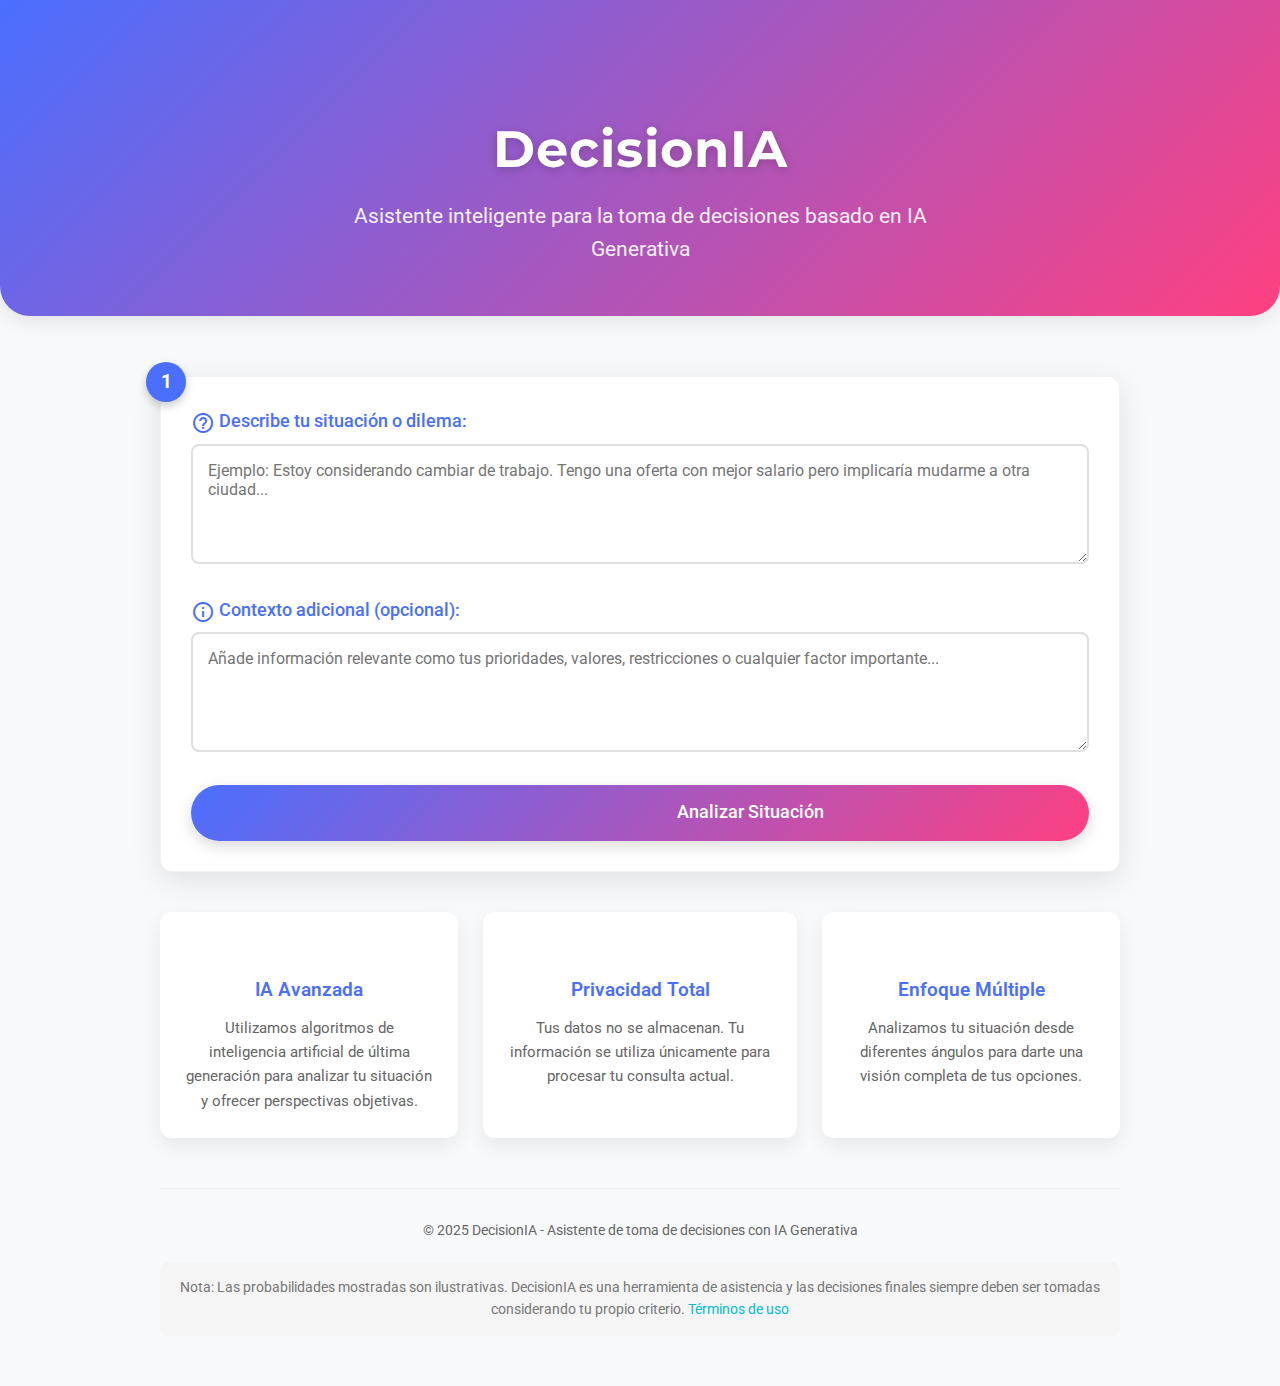
<file: index.html>
<!DOCTYPE html>
<html lang="es">
  <head>
    <meta charset="UTF-8" />
    <meta name="viewport" content="width=device-width, initial-scale=1" />
    <title>DecisionIA - Asistente Inteligente para Decisiones</title>
    <link
      href="https://fonts.googleapis.com/css2?family=Roboto:wght@400;500;700&family=Montserrat:wght@600;700&display=swap"
      rel="stylesheet"
    />
    <link rel="stylesheet" href="styles.css" />
    <link
      href="https://fonts.googleapis.com/icon?family=Material+Icons"
      rel="stylesheet"
    />
    <script src="script.js"></script>
  </head>
  <body>
    <header>
      <div class="logo">
        <span class="material-icons" style="font-size: 3rem">psychology</span>
      </div>
      <h1>DecisionIA</h1>
      <p>
        Asistente inteligente para la toma de decisiones basado en IA Generativa
      </p>
    </header>

    <div class="container">
      <section class="card input-section">
        <div class="form-group">
          <label for="situation">
            <span class="material-icons icon">help_outline</span>
            Describe tu situación o dilema:
          </label>
          <textarea
            id="situation"
            class="input-field"
            placeholder="Ejemplo: Estoy considerando cambiar de trabajo. Tengo una oferta con mejor salario pero implicaría mudarme a otra ciudad..."
          ></textarea>
        </div>
        <div class="form-group">
          <label for="context">
            <span class="material-icons icon">info_outline</span>
            Contexto adicional (opcional):
          </label>
          <textarea
            id="context"
            class="input-field"
            placeholder="Añade información relevante como tus prioridades, valores, restricciones o cualquier factor importante..."
          ></textarea>
        </div>
        <button id="analyze-btn" class="btn">
          <span class="material-icons icon">analytics</span>
          Analizar Situación
        </button>
      </section>

      <div class="loading">
        <div class="loading-spinner"></div>
        <p>Analizando tu situación con IA avanzada...</p>
      </div>

      <div class="error-message">
        <span
          class="material-icons"
          style="vertical-align: middle; margin-right: 8px"
        >
          error_outline
        </span>
        Ocurrió un error al procesar tu solicitud. Por favor, inténtalo de
        nuevo.
      </div>

      <section class="card results-section">
        <h2 class="results-header">Análisis de Decisiones</h2>
        <div class="situation-summary"></div>
        <div class="options-container">
          <div class="option-card">
           
            <div class="option-title">Opción 1</div>
            <div class="option-description">Descripción de la opción.</div>
          </div>
        </div>
        <div style="text-align: center; margin-top: 30px">
          <button id="restart-btn" class="restart-btn">
            <span class="material-icons icon">refresh</span>
            Nueva Consulta
          </button>
        </div>
      </section>

      <section class="features-section">
        <div class="feature-card">
          <span class="material-icons feature-icon">psychology</span>
          <h3 class="feature-title">IA Avanzada</h3>
          <p class="feature-description">
            Utilizamos algoritmos de inteligencia artificial de última
            generación para analizar tu situación y ofrecer perspectivas
            objetivas.
          </p>
        </div>
        <div class="feature-card">
          <span class="material-icons feature-icon">privacy_tip</span>
          <h3 class="feature-title">Privacidad Total</h3>
          <p class="feature-description">
            Tus datos no se almacenan. Tu información se utiliza únicamente para
            procesar tu consulta actual.
          </p>
        </div>
        <div class="feature-card">
          <span class="material-icons feature-icon">lightbulb</span>
          <h3 class="feature-title">Enfoque Múltiple</h3>
          <p class="feature-description">
            Analizamos tu situación desde diferentes ángulos para darte una
            visión completa de tus opciones.
          </p>
        </div>
      </section>

      <div class="footer">
        <p>
          © 2025 DecisionIA - Asistente de toma de decisiones con IA Generativa
        </p>
        <div class="disclaimer">
          <p>
            Nota: Las probabilidades mostradas son ilustrativas. DecisionIA es
            una herramienta de asistencia y las decisiones finales siempre deben
            ser tomadas considerando tu propio criterio.
            <a href="#">Términos de uso</a>
          </p>
        </div>
      </div>
    </div>
  </body>
</html>
</file>
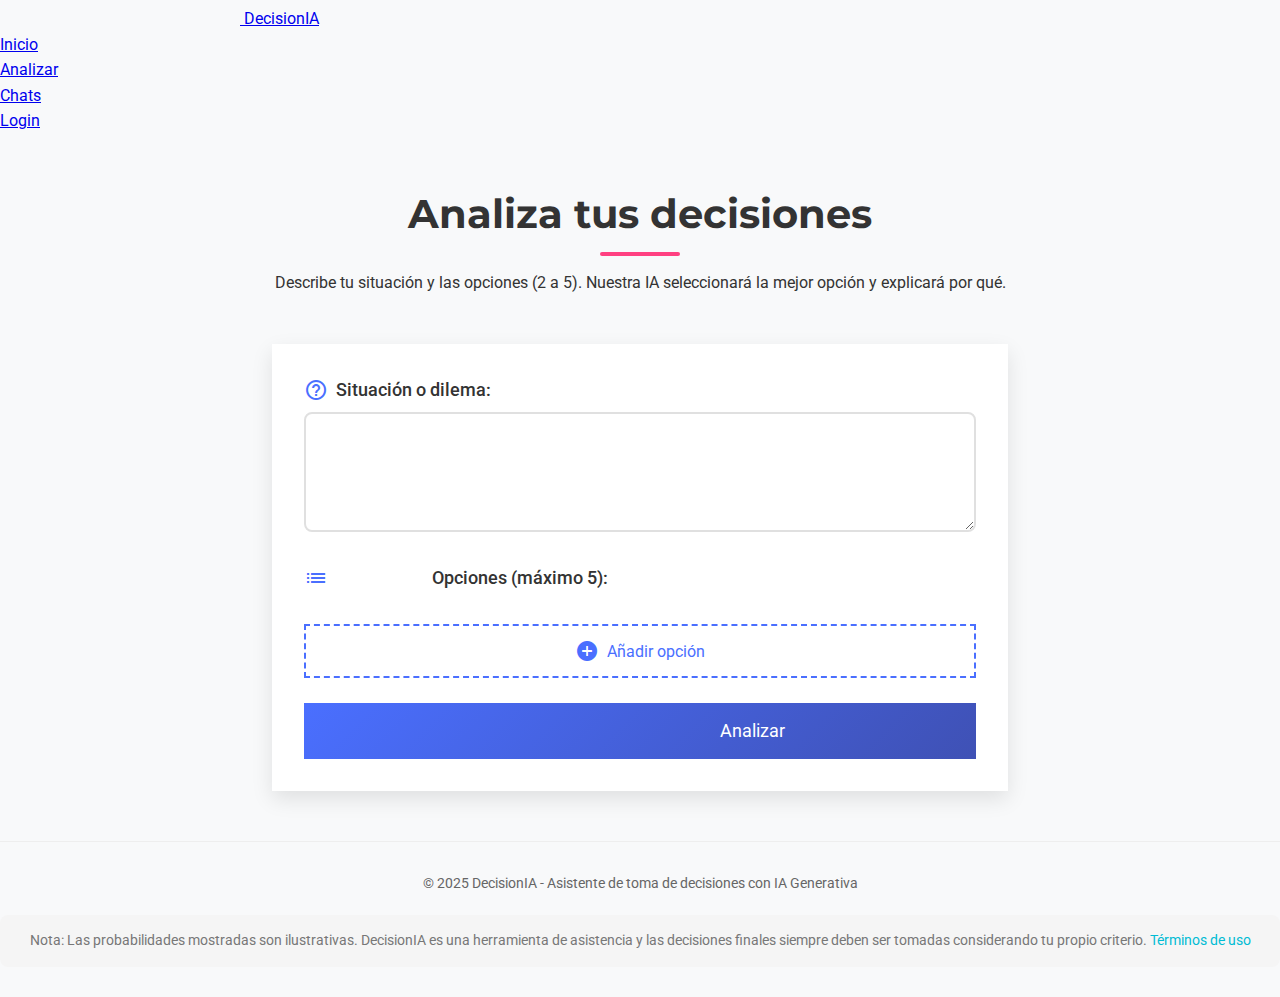
<file: analizar.html>
<!DOCTYPE html>
<html lang="es">

<head>
    <meta charset="UTF-8" />
    <meta name="viewport" content="width=device-width, initial-scale=1" />
    <title>DecisionIA - Asistente Inteligente para Decisiones</title>
    <link
        href="https://fonts.googleapis.com/css2?family=Roboto:wght@400;500;700&family=Montserrat:wght@600;700&display=swap"
        rel="stylesheet" />
    <link href="https://fonts.googleapis.com/icon?family=Material+Icons" rel="stylesheet" />
    <link rel="stylesheet" href="stylesAnalizar.css" />
    <link rel="stylesheet" href="styles.css" />
</head>

<body>
    <nav class="navbar">
        <div class="navbar-container">
            <a href="#" class="navbar-logo"><span class="material-icons">psychology</span> DecisionIA</a>
            <ul class="navbar-menu">
                <li><a href="index.html">Inicio</a></li>
                <li><a href="analizar.html" class="active">Analizar</a></li>
                <li><a href="chats.html">Chats</a></li>
                <li><a href="login.html">Login</a></li>
            </ul>
        </div>
    </nav>

    <div class="main-content">
        <h1 class="page-title">Analiza tus decisiones</h1>
        <p class="page-description">Describe tu situación y las opciones (2 a 5). Nuestra IA seleccionará la mejor
            opción y explicará por qué.</p>

        <div class="analysis-form">
            <div class="form-group">
                <label class="form-label"><span class="material-icons">help_outline</span>Situación o dilema:</label>
                <textarea id="situation" class="input-field"></textarea>
            </div>
            <div class="form-group">
                <label class="form-label"><span class="material-icons">list_alt</span>Opciones (máximo 5):</label>
                <div id="options-container" class="options-container"></div>
                <button id="add-option-btn" class="add-option-btn"><span class="material-icons">add_circle</span>Añadir
                    opción</button>
            </div>
            <button id="analyze-btn" class="analyze-button"><span
                    class="material-icons">analytics</span>Analizar</button>
        </div>

        <div class="loading-container">
            <div class="loading-spinner"></div>
            <p>Analizando...</p>
        </div>
        <div class="results-section" id="results-section">
            <h2>Mejor Opción</h2>
        </div>
    </div>
    <div class="footer">
        <p>© 2025 DecisionIA - Asistente de toma de decisiones con IA Generativa</p>
        <div class="disclaimer">
            <p>
                Nota: Las probabilidades mostradas son ilustrativas. DecisionIA es una herramienta de asistencia y las
                decisiones finales siempre deben ser tomadas considerando tu propio criterio.
                <a href="#">Términos de uso</a>
            </p>
        </div>
    </div>
    <script src="script.js"></script>
</body>

</html>
</file>
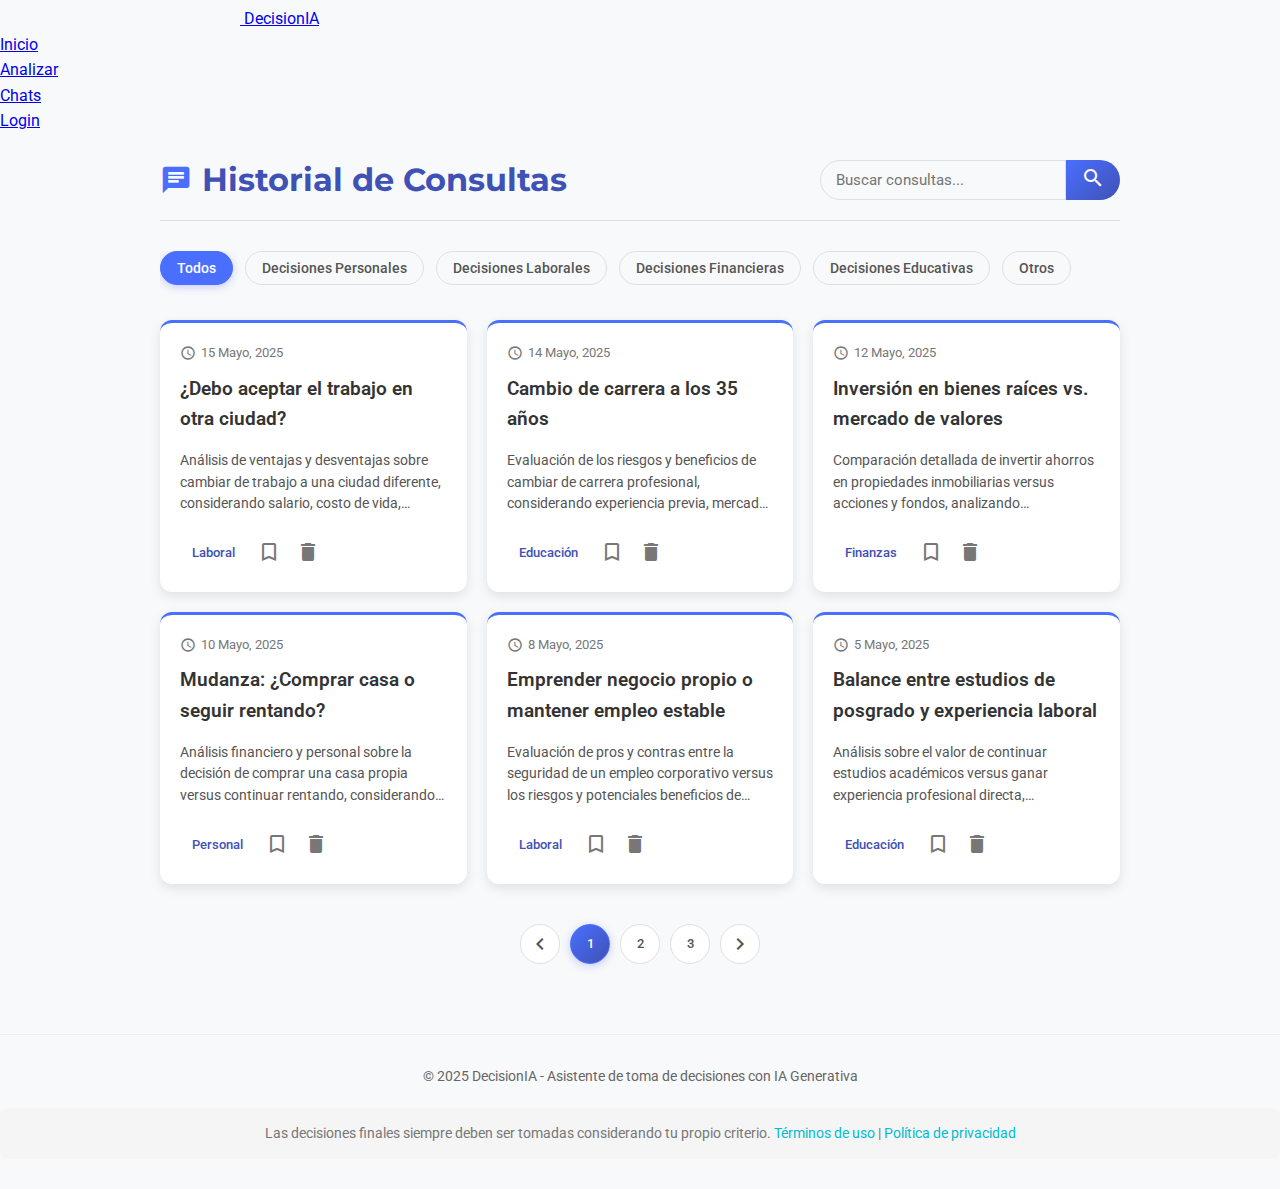
<file: chats.html>
<!DOCTYPE html>
<html lang="es">

<head>
    <meta charset="UTF-8" />
    <meta name="viewport" content="width=device-width, initial-scale=1" />
    <title>DecisionIA - Historial de Chats</title>
    <link
        href="https://fonts.googleapis.com/css2?family=Roboto:wght@400;500;700&family=Montserrat:wght@600;700&display=swap"
        rel="stylesheet" />
    <link rel="stylesheet" href="stylesChats.css" />
    <link rel="stylesheet" href="styles.css" />
    <link href="https://fonts.googleapis.com/icon?family=Material+Icons" rel="stylesheet" />
    <script src="script.js"></script>

</head>

<body>

    <nav class="navbar">
        <div class="navbar-container">
            <a href="index.html" class="navbar-logo">
                <span class="material-icons">psychology</span> DecisionIA
            </a>
            <ul class="navbar-menu">
                <li><a href="index.html">Inicio</a></li>
                <li><a href="analizar.html">Analizar</a></li>
                <li><a href="chats.html" class="active">Chats</a></li>
                <li><a href="login.html">Login</a></li>
            </ul>
        </div>
    </nav>

    <div class="container">
        <div class="chats-header">
            <h1 class="chats-title">
                <span class="material-icons">chat</span>
                Historial de Consultas
            </h1>
            <div class="search-container">
                <input type="text" class="search-input" placeholder="Buscar consultas...">
                <button class="search-btn">
                    <span class="material-icons">search</span>
                </button>
            </div>
        </div>

        <div class="filter-options">
            <button class="filter-btn active">Todos</button>
            <button class="filter-btn">Decisiones Personales</button>
            <button class="filter-btn">Decisiones Laborales</button>
            <button class="filter-btn">Decisiones Financieras</button>
            <button class="filter-btn">Decisiones Educativas</button>
            <button class="filter-btn">Otros</button>
        </div>

        <!-- Contenedor de chats -->
        <div class="chats-container">
            <!-- Chat 1 -->
            <div class="chat-card">
                <div class="chat-date">
                    <span class="material-icons">schedule</span>
                    15 Mayo, 2025
                </div>
                <h3 class="chat-title">¿Debo aceptar el trabajo en otra ciudad?</h3>
                <p class="chat-snippet">
                    Análisis de ventajas y desventajas sobre cambiar de trabajo a una ciudad diferente,
                    considerando salario, costo de vida, oportunidades de crecimiento profesional y balance
                    vida-trabajo.
                </p>
                <div class="chat-footer">
                    <span class="chat-category">Laboral</span>
                    <div class="chat-actions">
                        <button class="chat-action-btn" title="Guardar">
                            <span class="material-icons">bookmark_border</span>
                        </button>
                        <button class="chat-action-btn" title="Eliminar">
                            <span class="material-icons">delete_outline</span>
                        </button>
                    </div>
                </div>
            </div>

            <!-- Chat 2 -->
            <div class="chat-card">
                <div class="chat-date">
                    <span class="material-icons">schedule</span>
                    14 Mayo, 2025
                </div>
                <h3 class="chat-title">Cambio de carrera a los 35 años</h3>
                <p class="chat-snippet">
                    Evaluación de los riesgos y beneficios de cambiar de carrera profesional, considerando
                    experiencia previa, mercado laboral actual y perspectivas a largo plazo.
                </p>
                <div class="chat-footer">
                    <span class="chat-category">Educación</span>
                    <div class="chat-actions">
                        <button class="chat-action-btn" title="Guardar">
                            <span class="material-icons">bookmark_border</span>
                        </button>
                        <button class="chat-action-btn" title="Eliminar">
                            <span class="material-icons">delete_outline</span>
                        </button>
                    </div>
                </div>
            </div>

            <!-- Chat 3 -->
            <div class="chat-card">
                <div class="chat-date">
                    <span class="material-icons">schedule</span>
                    12 Mayo, 2025
                </div>
                <h3 class="chat-title">Inversión en bienes raíces vs. mercado de valores</h3>
                <p class="chat-snippet">
                    Comparación detallada de invertir ahorros en propiedades inmobiliarias versus
                    acciones y fondos, analizando rendimientos históricos, liquidez y riesgos.
                </p>
                <div class="chat-footer">
                    <span class="chat-category">Finanzas</span>
                    <div class="chat-actions">
                        <button class="chat-action-btn" title="Guardar">
                            <span class="material-icons">bookmark_border</span>
                        </button>
                        <button class="chat-action-btn" title="Eliminar">
                            <span class="material-icons">delete_outline</span>
                        </button>
                    </div>
                </div>
            </div>

            <!-- Chat 4 -->
            <div class="chat-card">
                <div class="chat-date">
                    <span class="material-icons">schedule</span>
                    10 Mayo, 2025
                </div>
                <h3 class="chat-title">Mudanza: ¿Comprar casa o seguir rentando?</h3>
                <p class="chat-snippet">
                    Análisis financiero y personal sobre la decisión de comprar una casa propia versus
                    continuar rentando, considerando tasas hipotecarias, mercado inmobiliario y situación personal.
                </p>
                <div class="chat-footer">
                    <span class="chat-category">Personal</span>
                    <div class="chat-actions">
                        <button class="chat-action-btn" title="Guardar">
                            <span class="material-icons">bookmark_border</span>
                        </button>
                        <button class="chat-action-btn" title="Eliminar">
                            <span class="material-icons">delete_outline</span>
                        </button>
                    </div>
                </div>
            </div>

            <!-- Chat 5 -->
            <div class="chat-card">
                <div class="chat-date">
                    <span class="material-icons">schedule</span>
                    8 Mayo, 2025
                </div>
                <h3 class="chat-title">Emprender negocio propio o mantener empleo estable</h3>
                <p class="chat-snippet">
                    Evaluación de pros y contras entre la seguridad de un empleo corporativo versus
                    los riesgos y potenciales beneficios de iniciar un emprendimiento.
                </p>
                <div class="chat-footer">
                    <span class="chat-category">Laboral</span>
                    <div class="chat-actions">
                        <button class="chat-action-btn" title="Guardar">
                            <span class="material-icons">bookmark_border</span>
                        </button>
                        <button class="chat-action-btn" title="Eliminar">
                            <span class="material-icons">delete_outline</span>
                        </button>
                    </div>
                </div>
            </div>

            <!-- Chat 6 -->
            <div class="chat-card">
                <div class="chat-date">
                    <span class="material-icons">schedule</span>
                    5 Mayo, 2025
                </div>
                <h3 class="chat-title">Balance entre estudios de posgrado y experiencia laboral</h3>
                <p class="chat-snippet">
                    Análisis sobre el valor de continuar estudios académicos versus ganar experiencia profesional
                    directa, considerando el campo laboral específico y tendencias de contratación.
                </p>
                <div class="chat-footer">
                    <span class="chat-category">Educación</span>
                    <div class="chat-actions">
                        <button class="chat-action-btn" title="Guardar">
                            <span class="material-icons">bookmark_border</span>
                        </button>
                        <button class="chat-action-btn" title="Eliminar">
                            <span class="material-icons">delete_outline</span>
                        </button>
                    </div>
                </div>
            </div>
        </div>

        <!-- Paginación -->
        <div class="pagination">
            <button class="page-btn">
                <span class="material-icons">chevron_left</span>
            </button>
            <button class="page-btn active">1</button>
            <button class="page-btn">2</button>
            <button class="page-btn">3</button>
            <button class="page-btn">
                <span class="material-icons">chevron_right</span>
            </button>
        </div>

        <!-- Estado vacío (se muestra solo cuando no hay chats) -->
        <div class="empty-state" style="display: none;">
            <span class="material-icons">forum</span>
            <h3>No hay consultas recientes</h3>
            <p>Aún no has realizado ninguna consulta. Comienza analizando una situación para guardar tu historial.</p>
            <button class="start-chat-btn">
                <span class="material-icons">add</span>
                Iniciar nueva consulta
            </button>
        </div>


    </div>
    <div class="footer">
        <p>© 2025 DecisionIA - Asistente de toma de decisiones con IA Generativa</p>
        <div class="disclaimer">
            <p>
                Las decisiones finales siempre deben ser tomadas considerando tu propio criterio.
                <a href="#">Términos de uso</a> | <a href="#">Política de privacidad</a>
            </p>
        </div>
    </div>
</body>

</html>
</file>
<file: styles.css>
:root {
  --primary: #4a6fff; /* Azul más vibrante */
  --primary-dark: #3f51b5; /* Azul índigo para gradientes */
  --secondary: #ff4081; /* Rosa vibrante */
  --accent: #00bcd4; /* Cian */
  --success: #4a6fff; /* Verde para opciones positivas */
  --warning: #ffc107; /* Amarillo para opciones intermedias */
  --info: #2196f3; /* Azul claro para información */
  --background: #f8f9fa; /* Fondo gris muy claro */
  --card-bg: #ffffff; /* Tarjetas blancas */
  --text: #333333; /* Texto oscuro */
  --text-secondary: #666666; /* Texto secundario */
  --shadow: rgba(0, 0, 0, 0.1);
  --border-radius: 12px;
}

* {
  box-sizing: border-box;
  margin: 0;
  padding: 0;
  font-family: "Roboto", sans-serif;
}

body {
  background: var(--background);
  color: var(--text);
  padding: 0;
  line-height: 1.6;
  min-height: 100vh;
}

.container {
  max-width: 1000px;
  margin: auto;
  padding: 20px;
}

header {
  background: linear-gradient(135deg, var(--primary), var(--secondary));
  color: #fff;
  padding: 50px 20px;
  text-align: center;
  border-radius: 0 0 30px 30px;
  box-shadow: 0 4px 20px var(--shadow);
  margin-bottom: 40px;
}

.logo {
  display: flex;
  align-items: center;
  justify-content: center;
  margin-bottom: 10px;
}

.logo-icon {
  font-size: 2.5rem;
  margin-right: 10px;
}

header h1 {
  font-family: "Montserrat", sans-serif;
  font-size: 3.2rem;
  margin-bottom: 10px;
  letter-spacing: 1px;
  text-shadow: 0 2px 10px rgba(0, 0, 0, 0.2);
}

header p {
  font-size: 1.3rem;
  opacity: 0.9;
  max-width: 600px;
  margin: 0 auto;
}

.card {
  background: var(--card-bg);
  padding: 30px;
  border-radius: var(--border-radius);
  box-shadow: 0 8px 30px var(--shadow);
  margin-bottom: 30px;
  transition: transform 0.3s, box-shadow 0.3s;
  border: 1px solid rgba(0, 0, 0, 0.05);
}

.card:hover {
  transform: translateY(-5px);
  box-shadow: 0 15px 35px var(--shadow);
}

.input-section {
  position: relative;
}

.input-section::before {
  content: "1";
  position: absolute;
  top: -15px;
  left: -15px;
  width: 40px;
  height: 40px;
  background: var(--primary);
  color: white;
  border-radius: 50%;
  display: flex;
  align-items: center;
  justify-content: center;
  font-weight: bold;
  font-size: 1.2rem;
  box-shadow: 0 4px 10px rgba(0, 0, 0, 0.2);
}

.results-section {
  display: none;
}

.results-section::before {
  content: "2";
  position: absolute;
  top: -15px;
  left: -15px;
  width: 40px;
  height: 40px;
  background: var(--success);
  color: white;
  border-radius: 50%;
  display: flex;
  align-items: center;
  justify-content: center;
  font-weight: bold;
  font-size: 1.2rem;
  box-shadow: 0 4px 10px rgba(0, 0, 0, 0.2);
}

.form-group {
  margin-bottom: 25px;
}

label {
  display: block;
  margin-bottom: 8px;
  font-weight: 500;
  color: var(--primary);
  font-size: 1.1rem;
}

.input-field {
  width: 100%;
  padding: 15px;
  border: 2px solid #e0e0e0;
  border-radius: 8px;
  font-size: 1rem;
  background: var(--card-bg);
  transition: border-color 0.3s, box-shadow 0.3s;
}

.input-field:focus {
  border-color: var(--accent);
  box-shadow: 0 0 0 3px rgba(0, 188, 212, 0.3);
  outline: none;
}

textarea.input-field {
  min-height: 120px;
  resize: vertical;
}

.btn {
  background: linear-gradient(135deg, var(--primary), var(--secondary));
  border: none;
  padding: 16px 30px;
  border-radius: 50px;
  font-size: 1.1rem;
  font-weight: 500;
  color: #fff;
  cursor: pointer;
  transition: all 0.3s;
  display: block;
  width: 100%;
  margin-top: 20px;
  box-shadow: 0 5px 15px rgba(0, 0, 0, 0.15);
}

.btn:hover {
  transform: translateY(-3px);
  box-shadow: 0 8px 25px rgba(0, 0, 0, 0.2);
}

.btn:active {
  transform: translateY(1px);
}

.loading {
  text-align: center;
  padding: 60px 0;
  display: none;
  background: rgba(255, 255, 255, 0.8);
  border-radius: var(--border-radius);
  box-shadow: 0 8px 30px var(--shadow);
}

.loading-spinner {
  border: 6px solid #f3f3f3;
  border-top: 6px solid var(--primary);
  border-radius: 50%;
  width: 60px;
  height: 60px;
  animation: spin 1.2s linear infinite;
  margin: 0 auto 20px;
}

@keyframes spin {
  0% {
    transform: rotate(0deg);
  }
  100% {
    transform: rotate(360deg);
  }
}

.loading p {
  font-size: 1.2rem;
  color: var(--primary);
}

.error-message {
  background: #ffeeee;
  color: #e53935;
  padding: 20px;
  border-radius: var(--border-radius);
  margin-bottom: 30px;
  text-align: center;
  display: none;
  border-left: 5px solid #e53935;
  font-weight: 500;
}

.results-section {
  position: relative;
}

.results-header {
  font-family: "Montserrat", sans-serif;
  font-size: 2rem;
  color: var(--primary);
  margin-bottom: 25px;
  text-align: center;
  position: relative;
  display: inline-block;
}

.results-header::after {
  content: "";
  position: absolute;
  bottom: -10px;
  left: 50%;
  transform: translateX(-50%);
  width: 100px;
  height: 4px;
  background: linear-gradient(to right, var(--primary), var(--secondary));
  border-radius: 2px;
}

.situation-summary {
  background: #f0f7ff;
  padding: 20px;
  border-radius: 8px;
  margin-bottom: 30px;
  font-style: italic;
  border-left: 4px solid var(--info);
  font-size: 1.05rem;
}

.options-container {
  display: grid;
  grid-template-columns: 1fr;
  gap: 25px;
}

@media (min-width: 768px) {
  .options-container {
    grid-template-columns: 1fr 1fr;
  }
}

.option-card {
  background: var(--card-bg);
  padding: 25px;
  border-radius: 12px;
  position: relative;
  box-shadow: 0 8px 20px rgba(0, 0, 0, 0.07);
  transition: all 0.3s;
  border: 1px solid rgba(0, 0, 0, 0.05);
  overflow: hidden;
}

.option-card::before {
  content: "";
  position: absolute;
  top: 0;
  left: 0;
  width: 6px;
  height: 100%;
  background: var(--primary);
}

.option-card:hover {
  transform: translateY(-5px) scale(1.02);
  box-shadow: 0 15px 30px rgba(0, 0, 0, 0.1);
}

/* Todas las burbujas usan el mismo color: var(--primary) */
.probability-badge {
  position: absolute;
  top: 15px;
  right: 15px;
  background: var(--primary);
  color: #fff;
  padding: 8px 15px;
  border-radius: 50px;
  font-weight: bold;
  box-shadow: 0 3px 10px rgba(0, 0, 0, 0.1);
}

.option-title {
  font-weight: 700;
  font-size: 1.3rem;
  margin-bottom: 15px;
  padding-right: 70px;
}

.option-description {
  font-size: 1rem;
  color: var(--text-secondary);
  line-height: 1.7;
}

.fade-in {
  animation: fadeIn 0.6s ease forwards;
}

@keyframes fadeIn {
  from {
    opacity: 0;
    transform: translateY(20px);
  }
  to {
    opacity: 1;
    transform: translateY(0);
  }
}

.features-section {
  display: grid;
  grid-template-columns: 1fr;
  gap: 25px;
  margin: 40px 0;
}

@media (min-width: 768px) {
  .features-section {
    grid-template-columns: 1fr 1fr 1fr;
  }
}

.feature-card {
  background: var(--card-bg);
  padding: 25px;
  border-radius: var(--border-radius);
  text-align: center;
  box-shadow: 0 8px 20px rgba(0, 0, 0, 0.07);
  transition: transform 0.3s;
}

.feature-card:hover {
  transform: translateY(-5px);
}

.feature-icon {
  font-size: 2.5rem;
  margin-bottom: 15px;
  color: var(--primary);
}

.feature-title {
  font-weight: 600;
  margin-bottom: 10px;
  color: var(--primary);
}

.feature-description {
  color: var(--text-secondary);
  font-size: 0.95rem;
}

.restart-btn {
  background: linear-gradient(135deg, var(--info), var(--accent));
  color: white;
  border: none;
  padding: 12px 25px;
  border-radius: 50px;
  font-size: 1rem;
  cursor: pointer;
  transition: all 0.3s;
  display: inline-block;
  margin-top: 20px;
  font-weight: 500;
  box-shadow: 0 4px 15px rgba(0, 0, 0, 0.1);
}

.restart-btn:hover {
  transform: translateY(-3px);
  box-shadow: 0 6px 20px rgba(0, 0, 0, 0.15);
}

.footer {
  text-align: center;
  font-size: 0.9rem;
  color: var(--text-secondary);
  margin-top: 50px;
  padding: 30px 0;
  border-top: 1px solid #eee;
}

.footer a {
  color: var(--accent);
  text-decoration: none;
  transition: color 0.3s;
}

.footer a:hover {
  color: var(--primary);
}

.disclaimer {
  background: #f5f5f5;
  padding: 15px;
  border-radius: 8px;
  font-size: 0.85rem;
  color: #777;
  margin-top: 20px;
}

.icon {
  font-family: "Material Icons";
  font-weight: normal;
  font-style: normal;
  font-size: 24px;
  display: inline-block;
  line-height: 1;
  text-transform: none;
  letter-spacing: normal;
  word-wrap: normal;
  white-space: nowrap;
  direction: ltr;
  vertical-align: middle;
}
</file>
<file: stylesAnalizar.css>
.main-content {
    max-width: 800px;
    margin: 3rem auto;
    padding: 0 2rem;
}

.page-title {
    font-family: 'Montserrat', sans-serif;
    font-size: 2.5rem;
    margin-bottom: 1.5rem;
    color: var(--dark);
    text-align: center;
    position: relative;
}

.page-title::after {
    content: '';
    position: absolute;
    bottom: -10px;
    left: 50%;
    transform: translateX(-50%);
    width: 80px;
    height: 4px;
    background: var(--secondary);
    border-radius: 2px;
}

.page-description {
    text-align: center;
    margin-bottom: 3rem;
    color: var(--gray);
}

.analysis-form {
    background: white;
    border-radius: var(--radius);
    box-shadow: 0 8px 20px var(--shadow);
    padding: 2rem;
    margin-bottom: 3rem;
}

.form-group {
    margin-bottom: 1.5rem;
}

.form-label {
    display: flex;
    align-items: center;
    margin-bottom: 0.5rem;
    font-weight: 500;
    color: var(--dark);
}

.form-label .material-icons {
    margin-right: 0.5rem;
    color: var(--primary);
}

.input-field {
    width: 100%;
    padding: 1rem;
    border: 1px solid #ddd;
    border-radius: var(--radius);
    font-size: 1rem;
    resize: vertical;
    min-height: 60px;
    transition: border 0.3s, box-shadow 0.3s;
}

.input-field:focus {
    outline: none;
    border-color: var(--primary);
    box-shadow: 0 0 0 3px rgba(74, 107, 223, 0.2);
}

.options-container {
    margin-bottom: 1.5rem;
}

.option-row {
    display: flex;
    align-items: center;
    margin-bottom: 1rem;
}

.option-label {
    background-color: var(--primary);
    color: white;
    padding: 0.8rem 1rem;
    border-radius: var(--radius) 0 0 var(--radius);
    font-weight: 500;
    min-width: 100px;
    text-align: center;
}

.option-input {
    flex-grow: 1;
    padding: 0.8rem 1rem;
    border: 2px solid var(--primary);
    border-radius: 0 var(--radius) var(--radius) 0;
    font-size: 1rem;
}

.option-remove {
    background: none;
    border: none;
    color: #e74c3c;
    cursor: pointer;
    margin-left: 0.5rem;
}

.add-option-btn {
    display: flex;
    align-items: center;
    justify-content: center;
    background-color: var(--light);
    border: 2px dashed var(--primary);
    color: var(--primary);
    padding: 0.8rem;
    width: 100%;
    border-radius: var(--radius);
    font-size: 1rem;
    cursor: pointer;
}

.add-option-btn .material-icons {
    margin-right: 0.5rem;
}

.analyze-button {
    display: flex;
    align-items: center;
    justify-content: center;
    width: 100%;
    background: linear-gradient(135deg, var(--primary), var(--primary-dark));
    color: white;
    border: none;
    padding: 1rem;
    font-size: 1.1rem;
    border-radius: var(--radius);
    cursor: pointer;
}

.analyze-button .material-icons {
    margin-right: 0.5rem;
}

.loading-container {
    display: none;
    text-align: center;
    padding: 2rem;
}

.loading-spinner {
    border: 4px solid rgba(0, 0, 0, 0.1);
    border-top: 4px solid var(--primary);
    border-radius: 50%;
    width: 40px;
    height: 40px;
    animation: spin 1s linear infinite;
    margin: 0 auto 1rem;
}

@keyframes spin {
    from {
        transform: rotate(0deg);
    }

    to {
        transform: rotate(360deg);
    }
}

.results-section {
    display: none;
}

.best-result {
    background: white;
    border-radius: var(--radius);
    box-shadow: 0 6px 15px var(--shadow);
    padding: 1.5rem;
    margin-bottom: 1.5rem;
}

.best-result h3 {
    font-family: 'Montserrat', sans-serif;
    color: var(--primary);
    margin-bottom: 0.5rem;
}

.best-result p {
    margin-bottom: 0.75rem;
    color: var(--dark);
}

@media (max-width: 768px) {
    .option-row {
        flex-direction: column;
        align-items: stretch;
    }

    .option-label {
        border-radius: var(--radius) var(--radius) 0 0;
        text-align: left;
    }

    .option-input {
        border-radius: 0 0 var(--radius) var(--radius);
    }
}

.results-section {
    display: none;
    background: white;
    border-radius: var(--radius);
    box-shadow: 0 8px 20px var(--shadow);
    padding: 2rem;
    margin-top: 2rem;
}

.results-title {
    font-family: 'Montserrat', sans-serif;
    font-size: 1.8rem;
    color: var(--primary);
    margin-bottom: 1.5rem;
    text-align: center;
    position: relative;
    padding-bottom: 0.5rem;
}

.results-title::after {
    content: '';
    position: absolute;
    bottom: 0;
    left: 50%;
    transform: translateX(-50%);
    width: 60px;
    height: 3px;
    background: var(--secondary);
}

.best-result {
    background: linear-gradient(135deg, rgba(245, 247, 255, 0.8), rgba(255, 255, 255, 0.9));
    border-radius: var(--radius);
    padding: 1.5rem;
    margin-bottom: 1.5rem;
    border-left: 4px solid var(--primary);
    position: relative;
    overflow: hidden;
}

.best-result::before {
    content: '';
    position: absolute;
    top: 0;
    right: 0;
    width: 40px;
    height: 40px;
    background-color: var(--primary);
    border-radius: 0 0 0 100%;
    opacity: 0.1;
}

.best-result h3 {
    font-family: 'Montserrat', sans-serif;
    color: var(--primary-dark);
    margin-bottom: 1rem;
    display: flex;
    align-items: center;
}

.best-result h3 .material-icons {
    margin-right: 0.5rem;
    color: var(--secondary);
}

.best-result p {
    margin-bottom: 1rem;
    color: var(--dark);
    line-height: 1.7;
}

.best-result .highlight {
    background-color: rgba(74, 107, 223, 0.1);
    padding: 0.2rem 0.4rem;
    border-radius: 4px;
    font-weight: 500;
    color: var(--primary-dark);
}

.result-footer {
    margin-top: 2rem;
    text-align: center;
    color: var(--gray);
    font-size: 0.9rem;
}

.try-again-btn {
    display: inline-flex;
    align-items: center;
    justify-content: center;
    background-color: white;
    color: var(--primary);
    border: 2px solid var(--primary);
    padding: 0.8rem 1.5rem;
    border-radius: 30px;
    font-size: 1rem;
    cursor: pointer;
    margin-top: 1rem;
    transition: all 0.3s;
}

.try-again-btn:hover {
    background-color: var(--primary);
    color: white;
    transform: translateY(-2px);
    box-shadow: 0 4px 8px var(--shadow);
}

.try-again-btn .material-icons {
    margin-right: 0.5rem;
}
</file>
<file: stylesChats.css>
/* Estilos para la página de chats */
.container {
  max-width: 1200px;
  margin: 0 auto;
  padding: 20px;
}

.chats-header {
  display: flex;
  justify-content: space-between;
  align-items: center;
  margin-bottom: 30px;
  padding-bottom: 15px;
  border-bottom: 1px solid #e0e0e0;
}

.chats-title {
  font-family: 'Montserrat', sans-serif;
  font-weight: 700;
  color: var(--primary-dark);
  margin: 0;
  display: flex;
  align-items: center;
}

.chats-title .material-icons {
  margin-right: 10px;
  color: var(--primary);
  font-size: 32px;
}

.search-container {
  display: flex;
  width: 300px;
}

.search-input {
  flex: 1;
  padding: 10px 15px;
  border: 1px solid #e0e0e0;
  border-radius: 25px 0 0 25px;
  font-size: 15px;
  background-color: var(--bg-light);
  transition: all 0.3s;
}

.search-input:focus {
  outline: none;
  border-color: var(--primary);
  box-shadow: 0 0 0 2px rgba(78, 107, 255, 0.1);
}

.search-btn {
  background: linear-gradient(135deg, var(--primary), var(--primary-dark));
  color: white;
  border: none;
  border-radius: 0 25px 25px 0;
  padding: 0 15px;
  cursor: pointer;
  transition: all 0.3s;
}

.search-btn:hover {
  transform: translateY(-2px);
}

.chats-container {
  display: grid;
  grid-template-columns: repeat(auto-fill, minmax(300px, 1fr));
  gap: 20px;
}

.chat-card {
  background-color: var(--card-bg);
  /* Cambiado a gris claro */
  border-radius: var(--border-radius);
  box-shadow: 0 4px 12px var(--shadow);
  padding: 20px;
  transition: all 0.3s;
  position: relative;
  border-top: 3px solid var(--primary);
  overflow: hidden;
}

.chat-card:hover {
  transform: translateY(-5px);
  box-shadow: 0 8px 20px rgba(0, 0, 0, 0.15);
}

.chat-date {
  color: #777;
  font-size: 0.8rem;
  margin-bottom: 10px;
  display: flex;
  align-items: center;
}

.chat-date .material-icons {
  font-size: 16px;
  margin-right: 5px;
}

.chat-title {
  font-size: 1.2rem;
  font-weight: 600;
  margin-bottom: 15px;
  color: var(--text-dark);
  display: -webkit-box;
  -webkit-line-clamp: 2;
  -webkit-box-orient: vertical;
  overflow: hidden;
}

.chat-snippet {
  color: #555;
  font-size: 0.9rem;
  margin-bottom: 20px;
  line-height: 1.5;
  display: -webkit-box;
  -webkit-line-clamp: 3;
  -webkit-box-orient: vertical;
  overflow: hidden;
}

.chat-footer {
  display: flex;
  justify-content: space-between;
  align-items: center;
  margin-top: 15px;
}

.chat-category {
  background-color: var(--bg-gray);
  padding: 5px 12px;
  border-radius: 20px;
  font-size: 0.8rem;
  font-weight: 500;
  color: var(--primary-dark);
}

.chat-actions {
  display: flex;
}

.chat-action-btn {
  background: none;
  border: none;
  color: #777;
  padding: 5px;
  margin-left: 5px;
  cursor: pointer;
  transition: all 0.3s;
  border-radius: 50%;
}

.chat-action-btn:hover {
  color: var(--primary);
  background-color: rgba(78, 107, 255, 0.1);
}

.empty-state {
  text-align: center;
  padding: 50px 20px;
  margin: 40px auto;
  max-width: 500px;
  background-color: var(--card-bg);
  /* Cambiado a gris claro */
  border-radius: var(--border-radius);
  box-shadow: 0 4px 12px var(--shadow);
}

.empty-state .material-icons {
  font-size: 64px;
  color: #ccc;
  margin-bottom: 20px;
}

.empty-state h3 {
  font-size: 1.5rem;
  color: var(--text-dark);
  margin-bottom: 15px;
}

.empty-state p {
  color: #777;
  margin-bottom: 25px;
}

.start-chat-btn {
  background: linear-gradient(135deg, var(--primary), var(--primary-dark));
  color: white;
  border: none;
  border-radius: 30px;
  padding: 12px 25px;
  font-size: 16px;
  font-weight: 600;
  cursor: pointer;
  transition: all 0.3s;
  display: inline-flex;
  align-items: center;
  box-shadow: 0 4px 10px rgba(0, 0, 0, 0.15);
}

.start-chat-btn:hover {
  transform: translateY(-3px);
  box-shadow: 0 6px 15px rgba(0, 0, 0, 0.2);
}

.start-chat-btn .material-icons {
  margin-right: 8px;
  font-size: 20px;
  color: white;
}

.filter-options {
  display: flex;
  margin-bottom: 25px;
  overflow-x: auto;
  padding-bottom: 10px;
}

.filter-btn {
  background: none;
  border: 1px solid #e0e0e0;
  border-radius: 20px;
  padding: 8px 16px;
  margin-right: 12px;
  cursor: pointer;
  font-size: 14px;
  font-weight: 500;
  color: #555;
  white-space: nowrap;
  transition: all 0.3s;
}

.filter-btn:hover,
.filter-btn.active {
  background-color: var(--primary);
  border-color: var(--primary);
  color: white;
}

.filter-btn.active {
  box-shadow: 0 2px 8px rgba(78, 107, 255, 0.3);
}

.pagination {
  display: flex;
  justify-content: center;
  margin-top: 40px;
}

.page-btn {
  width: 40px;
  height: 40px;
  border-radius: 50%;
  margin: 0 5px;
  display: flex;
  align-items: center;
  justify-content: center;
  background: white;
  border: 1px solid #e0e0e0;
  color: #555;
  font-weight: 500;
  cursor: pointer;
  transition: all 0.3s;
}

.page-btn:hover {
  border-color: var(--primary);
  color: var(--primary);
}

.page-btn.active {
  background: linear-gradient(135deg, var(--primary), var(--primary-dark));
  border-color: var(--primary);
  color: white;
  box-shadow: 0 2px 8px rgba(78, 107, 255, 0.3);
}
</file>
